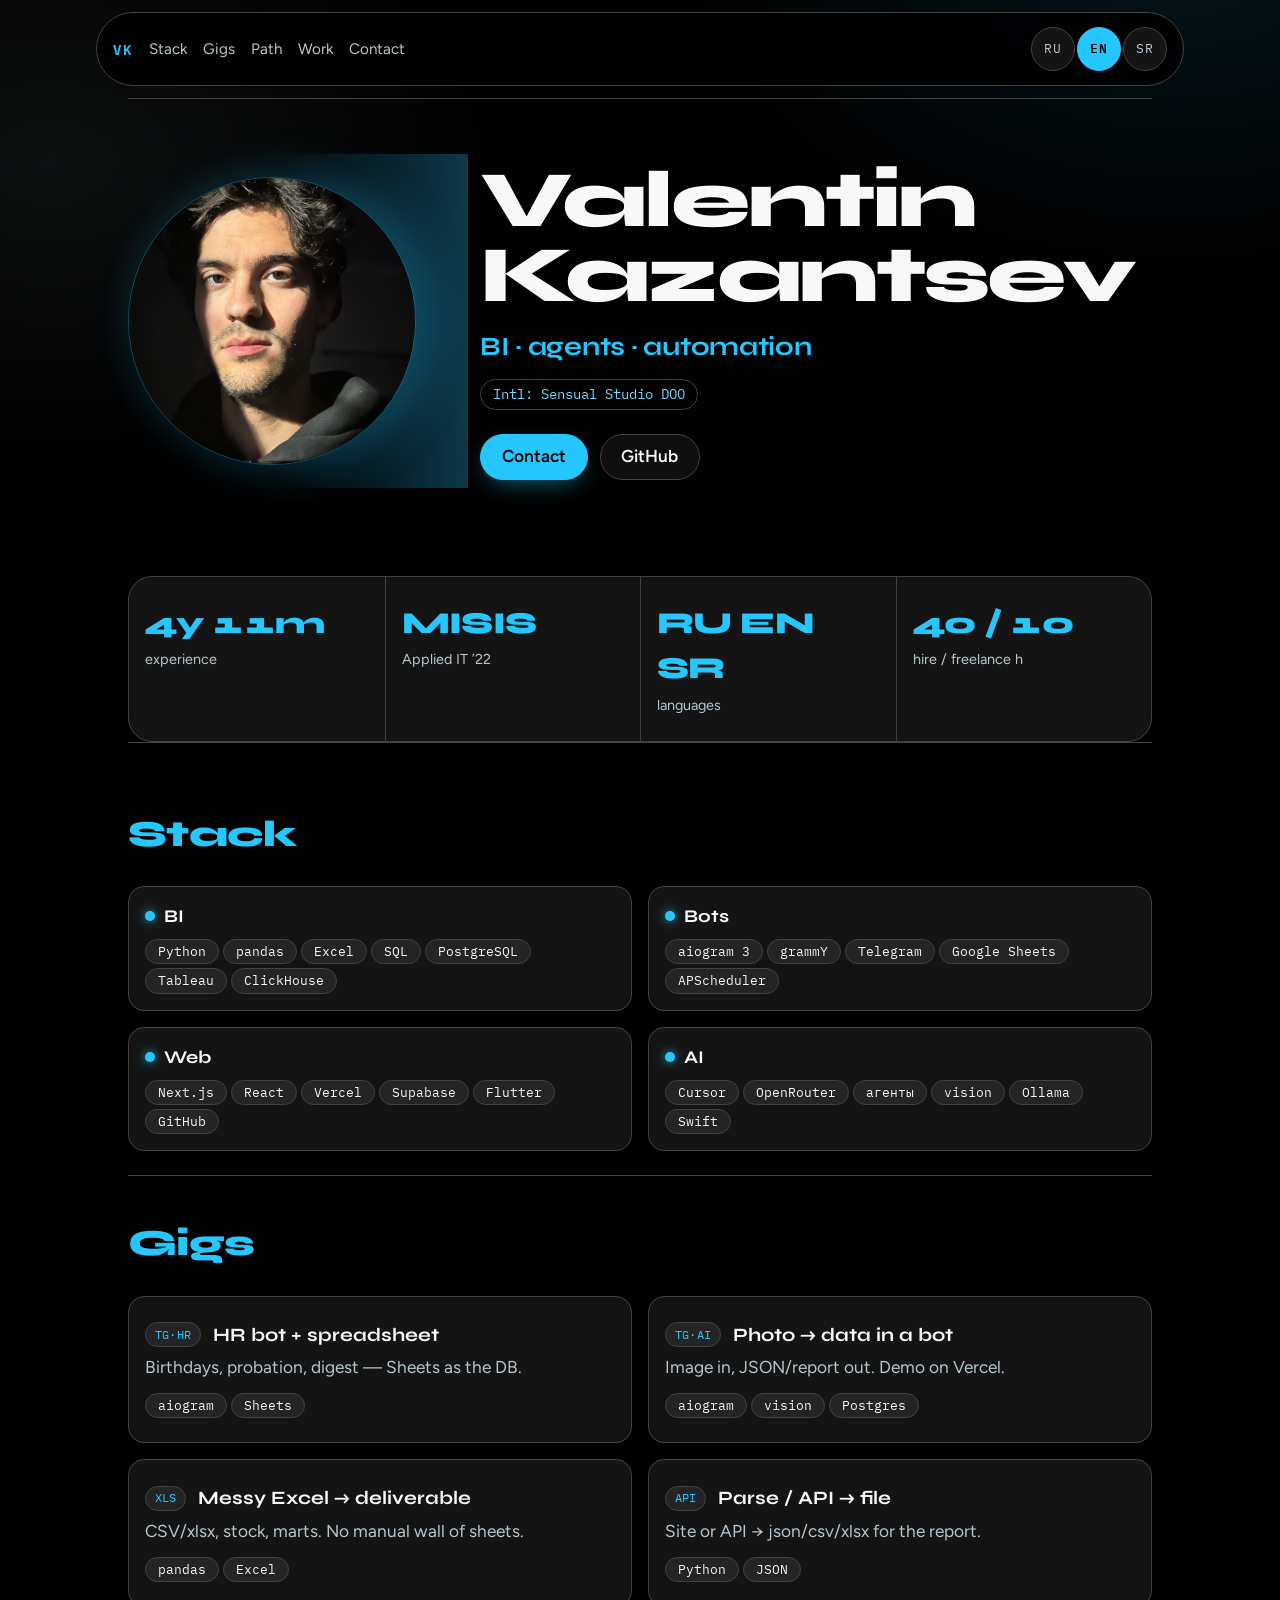
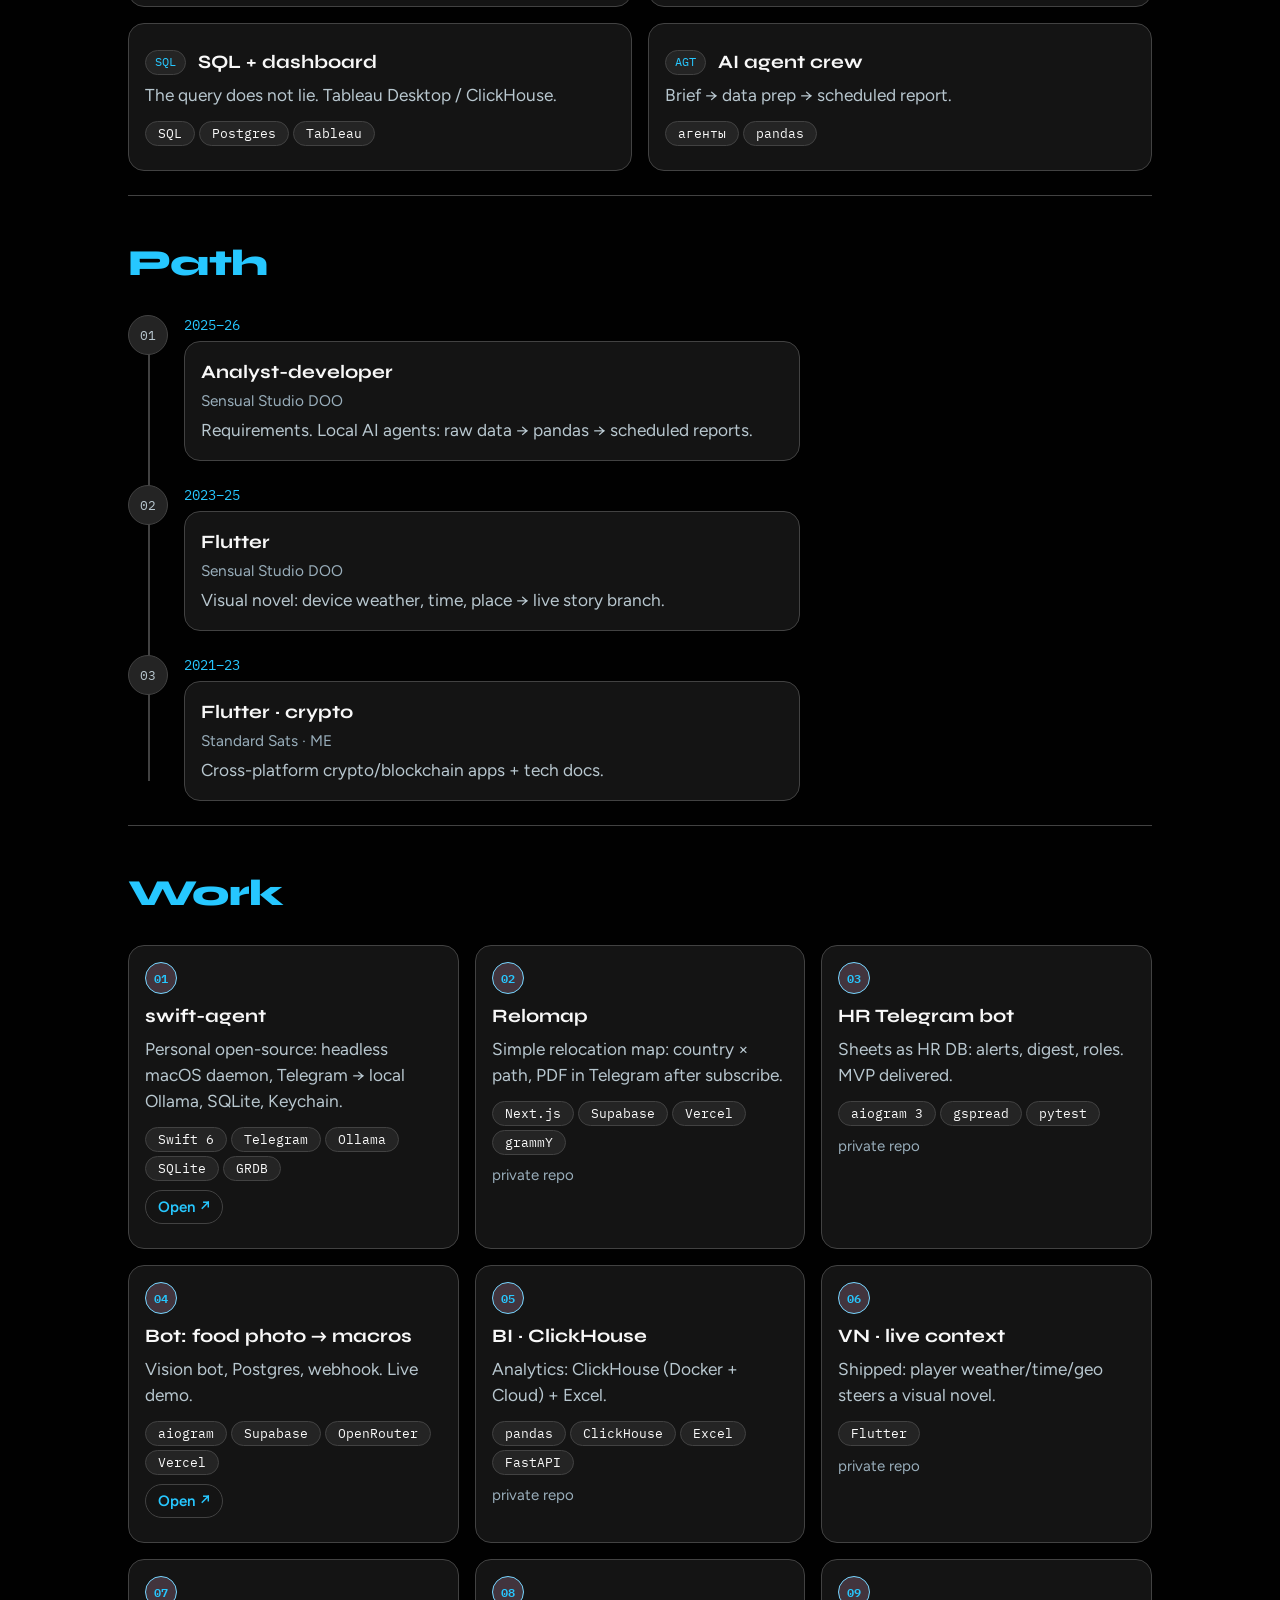
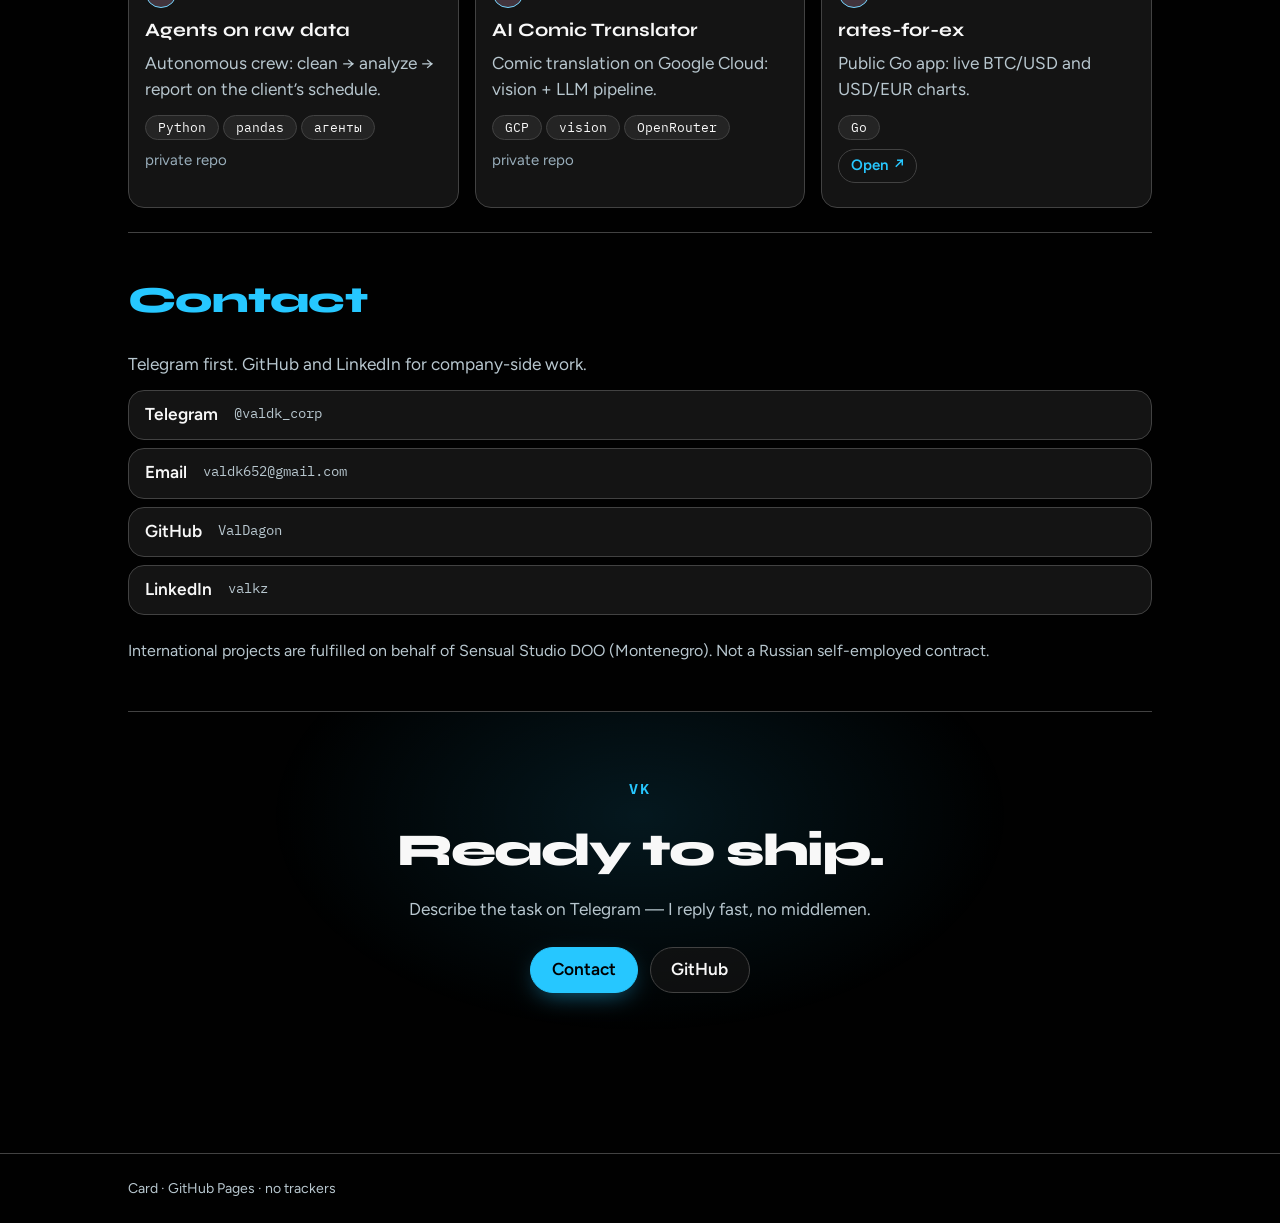
<file: index.html>
<!DOCTYPE html>
<html lang="ru">
  <head>
    <meta charset="utf-8" />
    <script>
      (function () {
        var path = location.pathname;
        if (
          location.hostname.toLowerCase() === "valdagon.github.io" &&
          (path === "/card" || path.indexOf("/card/") === 0)
        ) {
          location.replace("https://valdagon.github.io/" + location.search + location.hash);
        }
      })();
    </script>
    <meta name="viewport" content="width=device-width, initial-scale=1" />
    <meta name="theme-color" content="#0B0A09" />
    <meta name="color-scheme" content="dark" />
    <title>Валентин Казанцев — BI, агенты, боты</title>
    <meta
      name="description"
      content="Визитка: аналитика, Telegram-боты, автоматизация. Заказы в РФ — как самозанятый."
    />
    <link rel="canonical" href="https://valdagon.github.io/" />
    <link rel="icon" href="/assets/favicon.svg" type="image/svg+xml" />
    <link rel="apple-touch-icon" href="/assets/portrait.jpg?v=2" />
    <meta property="og:type" content="website" />
    <meta property="og:url" content="https://valdagon.github.io/" />
    <meta property="og:title" content="Валентин Казанцев — BI, агенты, боты" />
    <meta
      property="og:description"
      content="Визитка: аналитика, Telegram-боты, автоматизация. Заказы в РФ — как самозанятый."
    />
    <meta property="og:image" content="https://valdagon.github.io/assets/portrait.jpg" />
    <meta property="og:locale" content="ru_RU" />
    <meta name="twitter:card" content="summary" />
    <link rel="preconnect" href="https://fonts.googleapis.com" />
    <link rel="preconnect" href="https://fonts.gstatic.com" crossorigin />
    <link
      rel="preload"
      as="style"
      href="https://fonts.googleapis.com/css2?family=Figtree:wght@400;600&family=IBM+Plex+Mono:wght@400;500&family=Syne:wght@700;800&display=swap"
    />
    <link
      rel="stylesheet"
      href="https://fonts.googleapis.com/css2?family=Figtree:wght@400;600&family=IBM+Plex+Mono:wght@400;500&family=Syne:wght@700;800&display=swap"
    />
    <link rel="stylesheet" href="/css/style.css?v=7" />
  </head>
  <body>
    <a class="skip" id="skip" href="#main">К содержанию</a>
    <header class="site-header">
      <div class="wrap header-inner">
        <span class="mark" translate="no">VK</span>
        <nav class="nav-main" aria-label="Sections">
          <a href="#stack" data-nav="navStack">Стек</a>
          <a href="#gigs" data-nav="navGigs">Задачи</a>
          <a href="#path" data-nav="navCv">Путь</a>
          <a href="#work" data-nav="navWork">Работы</a>
          <a href="#contact" data-nav="navContact">Связь</a>
        </nav>
        <div class="lang" role="group" aria-labelledby="lang-label">
          <span id="lang-label" class="lang-label">Язык</span>
          <button type="button" class="lang-btn" data-lang="ru" aria-pressed="true">RU</button>
          <button type="button" class="lang-btn" data-lang="en" aria-pressed="false">EN</button>
          <button type="button" class="lang-btn" data-lang="sr" aria-pressed="false">SR</button>
        </div>
      </div>
    </header>

    <main id="main" class="wrap">
      <section class="hero" aria-labelledby="name">
        <div class="light-well">
          <img
            class="portrait"
            src="/assets/portrait.jpg?v=2"
            width="640"
            height="640"
            alt="Valentin Kazantsev, chiaroscuro portrait"
            fetchpriority="high"
          />
        </div>
        <div class="hero-copy">
          <h1 class="hero-name" id="name">Валентин Казанцев</h1>
          <p class="hero-role" id="role">BI · агенты · автоматизация</p>
          <span class="entity" id="entity">РФ: самозанятый</span>
          <div class="cta-row">
            <a class="btn btn-primary" id="cta" href="https://t.me/valdk_corp" rel="noopener noreferrer" target="_blank">Написать в Telegram</a>
            <a class="btn btn-ghost" id="cta-kwork" href="https://kwork.ru/user/valdk" rel="noopener noreferrer" target="_blank">Kwork</a>
            <a class="btn btn-ghost" id="cta-gh" hidden href="https://github.com/ValDagon" rel="noopener noreferrer" target="_blank">GitHub</a>
          </div>
        </div>
      </section>

      <div class="stats" id="stats"></div>

      <section id="stack">
        <h2 class="sec-h" id="h-stack">Стек</h2>
        <div class="stack-groups" id="stack-groups"></div>
      </section>

      <section id="gigs">
        <h2 class="sec-h" id="h-gigs">Задачи</h2>
        <div class="gigs" id="gigs-list"></div>
      </section>

      <section id="path">
        <h2 class="sec-h" id="h-cv">Путь</h2>
        <div class="path-list" id="path-list"></div>
      </section>

      <section id="work">
        <h2 class="sec-h" id="h-work">Работы</h2>
        <div class="work-grid" id="work-list"></div>
      </section>

      <section id="contact">
        <h2 class="sec-h" id="h-contact">Связь</h2>
        <p class="contact-intro" id="contact-intro"></p>
        <ul class="contact-list" id="contact-list"></ul>
        <p class="legal" id="legal">
          Заказы на территории РФ выполняю как самозанятый. Биржи: Kwork, Профи.
        </p>
      </section>

      <section id="outro" class="outro" aria-labelledby="outro-title">
        <span class="mark outro-mark" translate="no">VK</span>
        <h2 class="outro-title" id="outro-title">Готов взяться.</h2>
        <p class="outro-line" id="outro-line"></p>
        <div class="cta-row outro-cta">
          <a class="btn btn-primary" id="cta2" href="https://t.me/valdk_corp" rel="noopener noreferrer" target="_blank">Написать в Telegram</a>
          <a class="btn btn-ghost" id="cta-kwork2" href="https://kwork.ru/user/valdk" rel="noopener noreferrer" target="_blank">Kwork</a>
          <a class="btn btn-ghost" id="cta-gh2" hidden href="https://github.com/ValDagon" rel="noopener noreferrer" target="_blank">GitHub</a>
        </div>
      </section>
    </main>

    <footer class="site-footer">
      <div class="wrap" id="foot-note">Карточка · GitHub Pages · без трекеров</div>
    </footer>

    <noscript>
      <div class="wrap noscript">
        JavaScript выключен. Telegram:
        <a href="https://t.me/valdk_corp">@valdk_corp</a>
        · email:
        <a href="mailto:valrus56@yandex.ru">valrus56@yandex.ru</a>
        · Kwork:
        <a href="https://kwork.ru/user/valdk">valdk</a>
      </div>
    </noscript>

    <script src="/js/data.js?v=12" defer></script>
    <script src="/js/app.js?v=12" defer></script>
  </body>
</html>
</file>
<file: css/style.css>
@import url("./tokens.css");

/* Hallmark · macrostructure: Portfolio Grid (18, adapted) · genre: modern-minimal
 * theme: custom-tuned (anchor hue 58, warm amber — kept from portrait, diverges from
 * catalog Coral/Cobalt on purpose) · nav: N5 Floating-pill (adapted, lang-switch
 * always visible) · footer: Ft2 Inline single line
 *
 * v3 pass · studied: yes · DNA-source: url (https://www.zeroclawlabs.ai/), human
 * pointed this reference and asked to copy its design directly (not just "study
 * and diverge" like the v2 takethe.space pass). Borrowed near-1:1: rounded-xl
 * card family everywhere (was hairline-square in v2), dual ambient radial-glow
 * blobs behind hero, bold oversized headline scale with tight negative tracking,
 * bordered stat-strip with big tabular numerals, rounded-full pill buttons,
 * numbered circular step-badges (applied to Work), alternating vertical timeline
 * with a status node (applied to Path — the reference's roadmap timeline maps
 * directly onto a career timeline), closing CTA band before the footer.
 * Deliberately NOT copied: the reference's own multi-stop gradient headline text
 * (some gradient stops sit near rgb(3,105,161) on near-black — low real contrast)
 * and its ~70%L muted body colour, both flagged by the human as under-contrasted.
 * --color-muted/--color-steel/--color-accent were all raised in tokens.css v3
 * specifically to fix this while keeping the reference's rounded, glowing,
 * bold-typographic language.
 *
 * v4 pass · human said "copy the palette" — the v3 decision to keep the warm
 * amber accent (portrait-tied) is retired. tokens.css now carries the
 * reference's actual colours, extracted via computed-style, not eyeballed:
 * neutral near-black surfaces (was warm hue-58 tinted), accent hue ~231 (their
 * stat numerals / "In Progress" status), good-status hue ~163 (their
 * "Completed" pill). The contrast fix from v3 stays: --color-muted/--color-steel
 * remain above the reference's own ~70%L body colour.
 *
 * v5 pass · three human-flagged readability fixes: (1) body/label/nav font
 * sizes raised across the board — base 1rem to 1.08rem, small labels and pill
 * text up ~8-12%, headline/section-heading clamps up a notch; (2) tokens.css
 * --color-panel/--color-panel-2/--color-rule raised so cards and hairlines
 * separate from the near-black --color-void instead of blending into it; (3)
 * the Path timeline's "current role" badge + glowing node treatment removed
 * entirely — every row now shares one plain node style, no live-status claim.
 */

*,
*::before,
*::after {
  box-sizing: border-box;
}

html {
  background: var(--color-void);
  scroll-behavior: smooth;
  overflow-x: clip;
}

body {
  margin: 0;
  min-height: 100dvh;
  font-family: var(--font-body);
  font-weight: 400;
  font-size: 1.08rem;
  line-height: 1.5;
  color: var(--color-ink);
  background: var(--color-void);
  touch-action: manipulation;
  overflow-x: clip;
  -webkit-tap-highlight-color: color-mix(in oklch, var(--color-accent) 18%, transparent);
}

@media (prefers-reduced-motion: no-preference) {
  body {
    background-image: radial-gradient(
        50rem 34rem at 92% -8%,
        color-mix(in oklch, var(--color-accent) 10%, transparent),
        transparent 62%
      ),
      radial-gradient(
        46rem 30rem at 4% 18%,
        color-mix(in oklch, var(--color-steel) 8%, transparent),
        transparent 60%
      );
    background-repeat: no-repeat;
    background-attachment: fixed;
  }
}

img {
  max-width: 100%;
  height: auto;
  display: block;
}

a {
  color: var(--color-accent);
  text-decoration-thickness: 1px;
  text-underline-offset: 0.18em;
}

a:hover {
  color: var(--color-ink);
}

/* Author `.btn { display }` beats UA `[hidden] { display: none }` — without
 * this, locale-hidden GitHub/Kwork buttons stay visible. */
[hidden] {
  display: none !important;
}

:focus {
  outline: none;
}

:focus-visible {
  outline: 2px solid var(--color-focus);
  outline-offset: 3px;
}

.skip {
  position: fixed;
  z-index: var(--z-toast);
  left: var(--pad);
  top: calc(var(--space-sm) + var(--safe-t));
  padding: var(--space-xs) var(--space-sm);
  background: var(--color-accent);
  color: var(--color-void);
  font-weight: 600;
  transform: translateY(-160%);
  transition: transform var(--dur-short) var(--ease-out);
}

.skip:focus {
  transform: none;
}

.wrap {
  position: relative;
  z-index: var(--z-base);
  width: min(100%, var(--max));
  margin-inline: auto;
  padding-inline: calc(var(--pad) + var(--safe-l)) calc(var(--pad) + var(--safe-r));
}

/* ---------- Nav: N5 floating-pill, adapted ---------- */
/* Language switch stays visible at every width — a hard requirement, not a
 * cosmetic choice — so N5's default "drop the link row on mobile" becomes
 * "let the link row scroll" instead of "hide it". */

.site-header {
  position: sticky;
  top: 0;
  z-index: var(--z-sticky);
  padding: calc(var(--space-sm) + var(--safe-t)) 0 var(--space-sm);
}

.header-inner {
  display: flex;
  flex-wrap: wrap;
  align-items: center;
  gap: var(--space-sm) var(--space-md);
  padding: var(--space-sm) var(--space-md);
  border: 1px solid var(--color-rule);
  border-radius: 1.25rem;
  background: color-mix(in oklch, var(--color-void) 86%, transparent);
  backdrop-filter: blur(14px) saturate(1.1);
}

@supports not (backdrop-filter: blur(1px)) {
  .header-inner {
    background: var(--color-void);
  }
}

.mark {
  flex: none;
  font-family: var(--font-outlier);
  font-weight: 600;
  letter-spacing: 0.14em;
  font-size: 0.85rem;
  color: var(--color-accent);
}

.nav-main {
  order: 3;
  flex-basis: 100%;
  display: flex;
  gap: var(--space-md);
  min-width: 0;
  overflow-x: auto;
  scrollbar-width: none;
  padding-block: var(--space-3xs);
  -webkit-mask-image: linear-gradient(90deg, transparent, #000 6%, #000 94%, transparent);
  mask-image: linear-gradient(90deg, transparent, #000 6%, #000 94%, transparent);
}

.nav-main::-webkit-scrollbar {
  display: none;
}

.nav-main a {
  flex: none;
  display: inline-flex;
  align-items: center;
  min-height: 2.75rem;
  white-space: nowrap;
  color: var(--color-muted);
  text-decoration: none;
  font-size: 0.95rem;
}

.nav-main a:hover,
.nav-main a:focus-visible {
  color: var(--color-ink);
}

.lang {
  margin-left: auto;
  display: grid;
  grid-auto-flow: column;
  gap: var(--space-3xs);
}

.lang-label {
  position: absolute;
  width: 1px;
  height: 1px;
  overflow: hidden;
  clip: rect(0 0 0 0);
}

.lang-btn {
  appearance: none;
  border: 1px solid var(--color-rule);
  border-radius: 999px;
  background: var(--color-panel);
  color: var(--color-muted);
  font: inherit;
  font-family: var(--font-outlier);
  font-size: 0.8rem;
  letter-spacing: 0.06em;
  min-height: 2.75rem;
  min-width: 2.75rem;
  padding: 0 var(--space-sm);
  cursor: pointer;
  transition: color var(--dur-short) var(--ease-out), border-color var(--dur-short) var(--ease-out),
    background var(--dur-short) var(--ease-out);
}

.lang-btn.is-on {
  background: var(--color-accent);
  color: var(--color-void);
  border-color: var(--color-accent);
  font-weight: 600;
}

.lang-btn:hover:not(.is-on) {
  border-color: var(--color-accent-2);
  color: var(--color-ink);
}

main {
  padding-bottom: calc(var(--space-3xl) + var(--safe-b));
}

/* ---------- Hero — left-biased, no centred-mesh default ---------- */

.hero {
  display: grid;
  gap: var(--space-lg);
  padding-block: var(--space-xl) var(--space-2xl);
}

.light-well {
  position: relative;
  justify-self: center;
  width: min(16.5rem, 72vw);
}

.light-well::before {
  content: "";
  position: absolute;
  inset: -35%;
  background: radial-gradient(closest-side, color-mix(in oklch, var(--color-accent) 20%, transparent), transparent 72%);
  filter: blur(2px);
  pointer-events: none;
  z-index: 0;
}

.light-well::after {
  content: "";
  position: absolute;
  inset: -8% -18% -8% 55%;
  background: linear-gradient(90deg, transparent, color-mix(in oklch, var(--color-accent) 28%, transparent));
  pointer-events: none;
}

.portrait {
  position: relative;
  z-index: var(--z-base);
  width: 100%;
  aspect-ratio: 1;
  object-fit: cover;
  object-position: 50% 32%;
  border-radius: 50%;
  border: 1px solid color-mix(in oklch, var(--color-accent) 35%, transparent);
  box-shadow: 18px 0 48px color-mix(in oklch, var(--color-accent) 22%, transparent);
}

.hero-copy {
  min-width: 0;
}

h1,
h2,
.hero-name {
  font-family: var(--font-display);
  font-weight: 800;
  font-style: normal;
  letter-spacing: -0.035em;
  text-wrap: balance;
  overflow-wrap: anywhere;
}

.hero-name {
  margin: 0;
  min-width: 0;
  font-size: clamp(2.5rem, 9vw + 0.5rem, 5rem);
  line-height: 0.94;
}

.hero-role {
  margin: 0.85rem 0 0;
  color: var(--color-accent);
  font-family: var(--font-display);
  font-weight: 700;
  font-size: clamp(1.15rem, 2.4vw + 0.6rem, 1.65rem);
  letter-spacing: -0.01em;
}

.entity {
  display: inline-block;
  margin-top: var(--space-sm);
  padding: 0.28rem var(--space-sm);
  border: 1px solid var(--color-rule);
  border-radius: var(--radius-full);
  font-size: 0.85rem;
  color: var(--color-accent-2);
  font-family: var(--font-outlier);
}

.cta-row {
  display: flex;
  flex-wrap: wrap;
  gap: var(--space-sm);
  margin-top: var(--space-lg);
}

.btn {
  display: inline-flex;
  align-items: center;
  justify-content: center;
  white-space: nowrap;
  min-height: 2.85rem;
  min-width: 2.85rem;
  padding: 0.55rem 1.3rem;
  border: 1px solid var(--color-accent);
  border-radius: var(--radius-full);
  font: inherit;
  font-weight: 600;
  text-decoration: none;
  transition: background var(--dur-short) var(--ease-out), color var(--dur-short) var(--ease-out),
    border-color var(--dur-short) var(--ease-out), transform var(--dur-micro) var(--ease-out),
    box-shadow var(--dur-short) var(--ease-out);
}

.btn:active {
  transform: translateY(1px);
}

.btn-primary {
  background: var(--color-accent);
  color: var(--color-void);
  box-shadow: 0 8px 24px -8px color-mix(in oklch, var(--color-accent) 55%, transparent);
}

.btn-primary:hover {
  background: var(--color-ink);
  border-color: var(--color-ink);
  color: var(--color-void);
}

.btn-ghost {
  background: color-mix(in oklch, var(--color-panel) 70%, transparent);
  color: var(--color-ink);
  border-color: var(--color-rule);
}

.btn-ghost:hover {
  background: var(--color-panel-2);
  color: var(--color-accent);
  border-color: var(--color-accent-2);
}

@media (prefers-reduced-motion: no-preference) {
  .hero-copy > * {
    opacity: 0;
    animation: reveal var(--dur-long) var(--ease-out) forwards;
  }
  .hero-copy > *:nth-child(1) {
    animation-delay: 0ms;
  }
  .hero-copy > *:nth-child(2) {
    animation-delay: 60ms;
  }
  .hero-copy > *:nth-child(3) {
    animation-delay: 120ms;
  }
  .hero-copy > *:nth-child(4) {
    animation-delay: 180ms;
  }
  .hero-copy > *:nth-child(5) {
    animation-delay: 240ms;
  }
  .hero-copy > *:nth-child(6) {
    animation-delay: 300ms;
  }
  @keyframes reveal {
    from {
      opacity: 0;
      transform: translateY(6px);
    }
    to {
      opacity: 1;
      transform: none;
    }
  }
}

/* ---------- Stats — bordered console strip, not a plain grid (takethe.space DNA,
   without the icon-tile / gradient tells) ---------- */

.stats {
  display: grid;
  grid-template-columns: repeat(2, minmax(0, 1fr));
  border: 1px solid var(--color-rule);
  border-radius: var(--radius-lg);
  overflow: hidden;
  background: var(--color-panel);
}

.stat {
  min-width: 0;
  padding: var(--space-lg) var(--space-md);
  border-block-start: 1px solid var(--color-rule);
}

.stat:nth-child(-n + 2) {
  border-block-start: none;
}

.stat:nth-child(odd) {
  border-inline-end: 1px solid var(--color-rule);
}

.stat-v {
  display: block;
  font-family: var(--font-display);
  font-weight: 800;
  font-size: 1.9rem;
  letter-spacing: -0.02em;
  font-variant-numeric: tabular-nums;
  color: var(--color-accent);
}

.stat-l {
  display: block;
  margin-top: 0.2rem;
  color: var(--color-muted);
  font-size: 0.9rem;
}

section {
  padding-block: var(--space-xl) var(--space-lg);
  border-top: 1px solid var(--color-rule);
}

#stack {
  padding-top: var(--space-2xl);
}

.sec-h {
  margin: 0 0 var(--space-lg);
  font-family: var(--font-display);
  font-weight: 800;
  font-size: clamp(1.55rem, 2.8vw + 0.65rem, 2.3rem);
  letter-spacing: -0.02em;
  color: var(--color-accent);
  scroll-margin-top: 6rem;
}

.stack-groups {
  display: grid;
  gap: var(--space-md);
}

.stack-group {
  min-width: 0;
  padding: var(--space-md);
  background: var(--color-panel);
  border: 1px solid var(--color-rule);
  border-radius: var(--radius-md);
}

.stack-h {
  display: flex;
  align-items: center;
  gap: 0.55em;
  margin: 0 0 0.6rem;
  font-family: var(--font-display);
  font-weight: 700;
  font-size: 1.12rem;
}

.stack-h::before {
  content: "";
  flex: none;
  width: 0.6rem;
  height: 0.6rem;
  border-radius: var(--radius-full);
  background: var(--color-accent);
  box-shadow: 0 0 10px 1px color-mix(in oklch, var(--color-accent) 55%, transparent);
}

.chips {
  display: flex;
  flex-wrap: wrap;
  gap: var(--space-2xs);
  margin: 0;
  padding: 0;
  list-style: none;
}

.chip {
  min-width: 0;
  max-width: 100%;
  padding: var(--space-3xs) var(--space-sm);
  border: 1px solid var(--color-rule);
  border-radius: var(--radius-full);
  background: var(--color-panel-2);
  font-family: var(--font-outlier);
  font-size: 0.8rem;
  color: var(--color-ink);
  overflow: hidden;
  text-overflow: ellipsis;
  white-space: nowrap;
}

/* ---------- Cards — hairline all-round + a small accent mark beside the
   heading, replacing the v1 thick-left-stripe (named anti-pattern: "the
   side-stripe card", 2018-SaaS-AI tell). ---------- */

.gigs,
.work-grid {
  display: grid;
  gap: var(--space-md);
}

.gig,
.work {
  min-width: 0;
  padding: var(--space-lg) var(--space-md);
  background: var(--color-panel);
  border: 1px solid var(--color-rule);
  border-radius: var(--radius-md);
  transition: border-color var(--dur-short) var(--ease-out), transform var(--dur-short) var(--ease-out);
}

.gig:hover,
.work:hover {
  border-color: var(--color-accent-2);
}

.gig-top {
  display: flex;
  gap: var(--space-sm);
  align-items: center;
  min-width: 0;
}

.gig-code {
  flex: none;
  display: inline-flex;
  align-items: center;
  padding: 0.15rem 0.55rem;
  border-radius: var(--radius-full);
  background: var(--color-panel-2);
  border: 1px solid var(--color-rule);
  font-family: var(--font-outlier);
  font-size: 0.76rem;
  letter-spacing: 0.02em;
  color: var(--color-accent);
}

.gig-title,
.work-title {
  margin: 0;
  min-width: 0;
  font-family: var(--font-display);
  font-weight: 700;
  font-size: 1.18rem;
  overflow-wrap: anywhere;
}

.work-grid {
  counter-reset: work;
}

.work {
  counter-increment: work;
  position: relative;
  padding-top: calc(var(--space-lg) + 2rem);
}

.work-title::before {
  content: counter(work, decimal-leading-zero);
  position: absolute;
  top: var(--space-md);
  left: var(--space-md);
  display: inline-flex;
  align-items: center;
  justify-content: center;
  width: 2rem;
  height: 2rem;
  border-radius: var(--radius-full);
  background: color-mix(in oklch, var(--color-accent) 16%, var(--color-panel-2));
  border: 1px solid var(--color-accent-2);
  font-family: var(--font-outlier);
  font-size: 0.76rem;
  font-weight: 600;
  color: var(--color-accent);
}

.gig-out,
.work-blurb,
.contact-intro {
  margin: 0.4rem 0 var(--space-sm);
  color: var(--color-muted);
  overflow-wrap: anywhere;
}

/* ---------- Path — vertical timeline, borrowed from ZeroClaw's Development
   Roadmap component (connecting rail + circular node per row). Simplified to
   a single left rail rather than the reference's alternating left/right
   zig-zag: career notes vary a lot in length, and a true zig-zag timeline
   overlaps badly at uneven card heights — a single rail keeps the motif
   legible at every width instead of only on a wide, evenly-spaced demo page.
   All nodes share one plain style — no "current" badge (human asked it
   removed: the timeline reads as a CV, not a live-status board). ---------- */

.path-list {
  position: relative;
  display: grid;
  gap: var(--space-lg);
  counter-reset: path;
}

.path-list::before {
  content: "";
  position: absolute;
  left: 1.25rem;
  top: 1.25rem;
  bottom: 1.25rem;
  width: 2px;
  background: var(--color-rule);
}

.path-row {
  counter-increment: path;
  min-width: 0;
  display: grid;
  grid-template-columns: 2.5rem minmax(0, 1fr);
  grid-template-rows: auto auto;
  column-gap: var(--space-md);
  row-gap: 0.35rem;
  position: relative;
}

.path-row::before {
  content: counter(path, decimal-leading-zero);
  grid-column: 1;
  grid-row: 1 / span 2;
  align-self: start;
  justify-self: center;
  display: inline-flex;
  align-items: center;
  justify-content: center;
  width: 2.5rem;
  height: 2.5rem;
  border-radius: var(--radius-full);
  background: var(--color-panel-2);
  border: 1px solid var(--color-rule);
  font-family: var(--font-outlier);
  font-size: 0.8rem;
  color: var(--color-muted);
  letter-spacing: 0.02em;
  z-index: var(--z-base);
}

.path-when {
  grid-column: 2;
  grid-row: 1;
  font-family: var(--font-outlier);
  font-size: 0.85rem;
  color: var(--color-accent);
}

.path-body {
  grid-column: 2;
  grid-row: 2;
  min-width: 0;
  padding: var(--space-md);
  background: var(--color-panel);
  border: 1px solid var(--color-rule);
  border-radius: var(--radius-md);
}

.path-role {
  margin: 0;
  font-family: var(--font-display);
  font-weight: 700;
  font-size: 1.18rem;
  min-width: 0;
}

.path-org {
  margin: 0.15rem 0 0;
  color: var(--color-steel);
  font-size: 0.96rem;
}

.path-note {
  margin: 0.4rem 0 0;
  color: var(--color-muted);
  overflow-wrap: anywhere;
}

.work-foot {
  margin: 0.55rem 0 0;
  font-size: 0.94rem;
}

.work-link {
  display: inline-flex;
  align-items: center;
  gap: 0.35em;
  padding: 0.3rem 0.75rem;
  border: 1px solid var(--color-rule);
  border-radius: var(--radius-full);
  color: var(--color-accent);
  text-decoration: none;
  font-weight: 600;
  transition: border-color var(--dur-short) var(--ease-out), background var(--dur-short) var(--ease-out);
}

.work-link::after {
  content: "\2197";
}

.work-link:hover {
  border-color: var(--color-accent-2);
  background: var(--color-panel-2);
  color: var(--color-ink);
}

.work-private {
  color: var(--color-steel);
}

.contact-list {
  display: grid;
  gap: var(--space-xs);
  margin: 0;
  padding: 0;
  list-style: none;
}

.contact-item {
  min-width: 0;
  display: flex;
  flex-wrap: wrap;
  gap: 0.35rem var(--space-md);
  padding: 0.7rem var(--space-md);
  border: 1px solid var(--color-rule);
  border-radius: var(--radius-md);
  background: var(--color-panel);
}

.contact-item.is-gate {
  opacity: 0.78;
  border-style: dashed;
}

.contact-link {
  display: flex;
  flex-wrap: wrap;
  gap: 0.35rem var(--space-md);
  width: 100%;
  text-decoration: none;
  color: inherit;
  transition: color var(--dur-short) var(--ease-out);
}

.contact-link:hover .contact-label {
  color: var(--color-accent);
}

.contact-label {
  font-weight: 600;
}

.is-gate .contact-hint {
  color: var(--color-steel);
}

.contact-hint {
  color: var(--color-muted);
  font-family: var(--font-outlier);
  font-size: 0.9rem;
  overflow-wrap: anywhere;
}

.legal {
  margin: var(--space-lg) 0 0;
  color: var(--color-muted);
  font-size: 1rem;
  text-wrap: pretty;
}

/* ---------- Outro — closing CTA band, borrowed from ZeroClaw's final
   "Own your agent tonight" section: big centred statement + repeated CTA
   row right before the footer, so the pitch is the last thing seen. ---------- */

.outro {
  margin-top: var(--space-lg);
  padding-block: var(--space-2xl);
  text-align: center;
  position: relative;
  overflow: clip;
}

@media (prefers-reduced-motion: no-preference) {
  .outro::before {
    content: "";
    position: absolute;
    inset: 0;
    background: radial-gradient(
      34rem 20rem at 50% 30%,
      color-mix(in oklch, var(--color-accent) 12%, transparent),
      transparent 68%
    );
    pointer-events: none;
    z-index: 0;
  }
}

.outro-mark {
  position: relative;
  z-index: var(--z-base);
  display: inline-flex;
  margin-bottom: var(--space-md);
  font-size: 0.94rem;
}

.outro-title {
  position: relative;
  z-index: var(--z-base);
  margin: 0;
  font-size: clamp(1.85rem, 4.2vw + 0.65rem, 2.85rem);
}

.outro-line {
  position: relative;
  z-index: var(--z-base);
  margin: var(--space-sm) auto 0;
  max-width: 32rem;
  color: var(--color-muted);
  text-wrap: pretty;
}

.outro-cta {
  position: relative;
  z-index: var(--z-base);
  justify-content: center;
  margin-top: var(--space-lg);
}

/* ---------- Footer — Ft2 inline single line ---------- */

.site-footer {
  border-top: 1px solid var(--color-rule);
  padding: var(--space-lg) 0 calc(var(--space-lg) + var(--safe-b));
  color: var(--color-muted);
  font-size: 0.88rem;
}

.noscript {
  margin: var(--space-md) 0;
  padding: var(--space-sm);
  border: 1px dashed var(--color-accent-2);
  color: var(--color-ink);
}

@media (min-width: 45rem) {
  .header-inner {
    border-radius: 999px;
    flex-wrap: nowrap;
  }

  .nav-main {
    order: initial;
    flex-basis: auto;
    overflow: visible;
    -webkit-mask-image: none;
    mask-image: none;
  }

  .hero {
    grid-template-columns: minmax(12rem, 18rem) minmax(0, 1fr);
    align-items: center;
    gap: var(--space-2xl);
    padding-block: var(--space-2xl) var(--space-3xl);
  }

  .light-well {
    justify-self: start;
    width: 100%;
  }

  .stats {
    grid-template-columns: repeat(4, minmax(0, 1fr));
  }

  .stat:nth-child(-n + 4) {
    border-block-start: none;
  }

  .stat:nth-child(n + 5) {
    border-block-start: 1px solid var(--color-rule);
  }

  .stat:nth-child(odd) {
    border-inline-end: none;
  }

  .stat:not(:first-child) {
    border-inline-start: 1px solid var(--color-rule);
  }

  .stack-groups {
    grid-template-columns: repeat(2, minmax(0, 1fr));
  }

  .gigs {
    grid-template-columns: repeat(2, minmax(0, 1fr));
  }

  .work-grid {
    grid-template-columns: repeat(2, minmax(0, 1fr));
  }

  .path-list {
    max-width: 42rem;
  }
}

@media (min-width: 68rem) {
  .work-grid {
    grid-template-columns: repeat(3, minmax(0, 1fr));
  }
}

@media (prefers-reduced-motion: reduce) {
  html {
    scroll-behavior: auto;
  }

  body {
    background-image: none;
  }

  .portrait {
    box-shadow: none;
  }

  * {
    transition: none !important;
    animation: none !important;
  }
}
</file>
